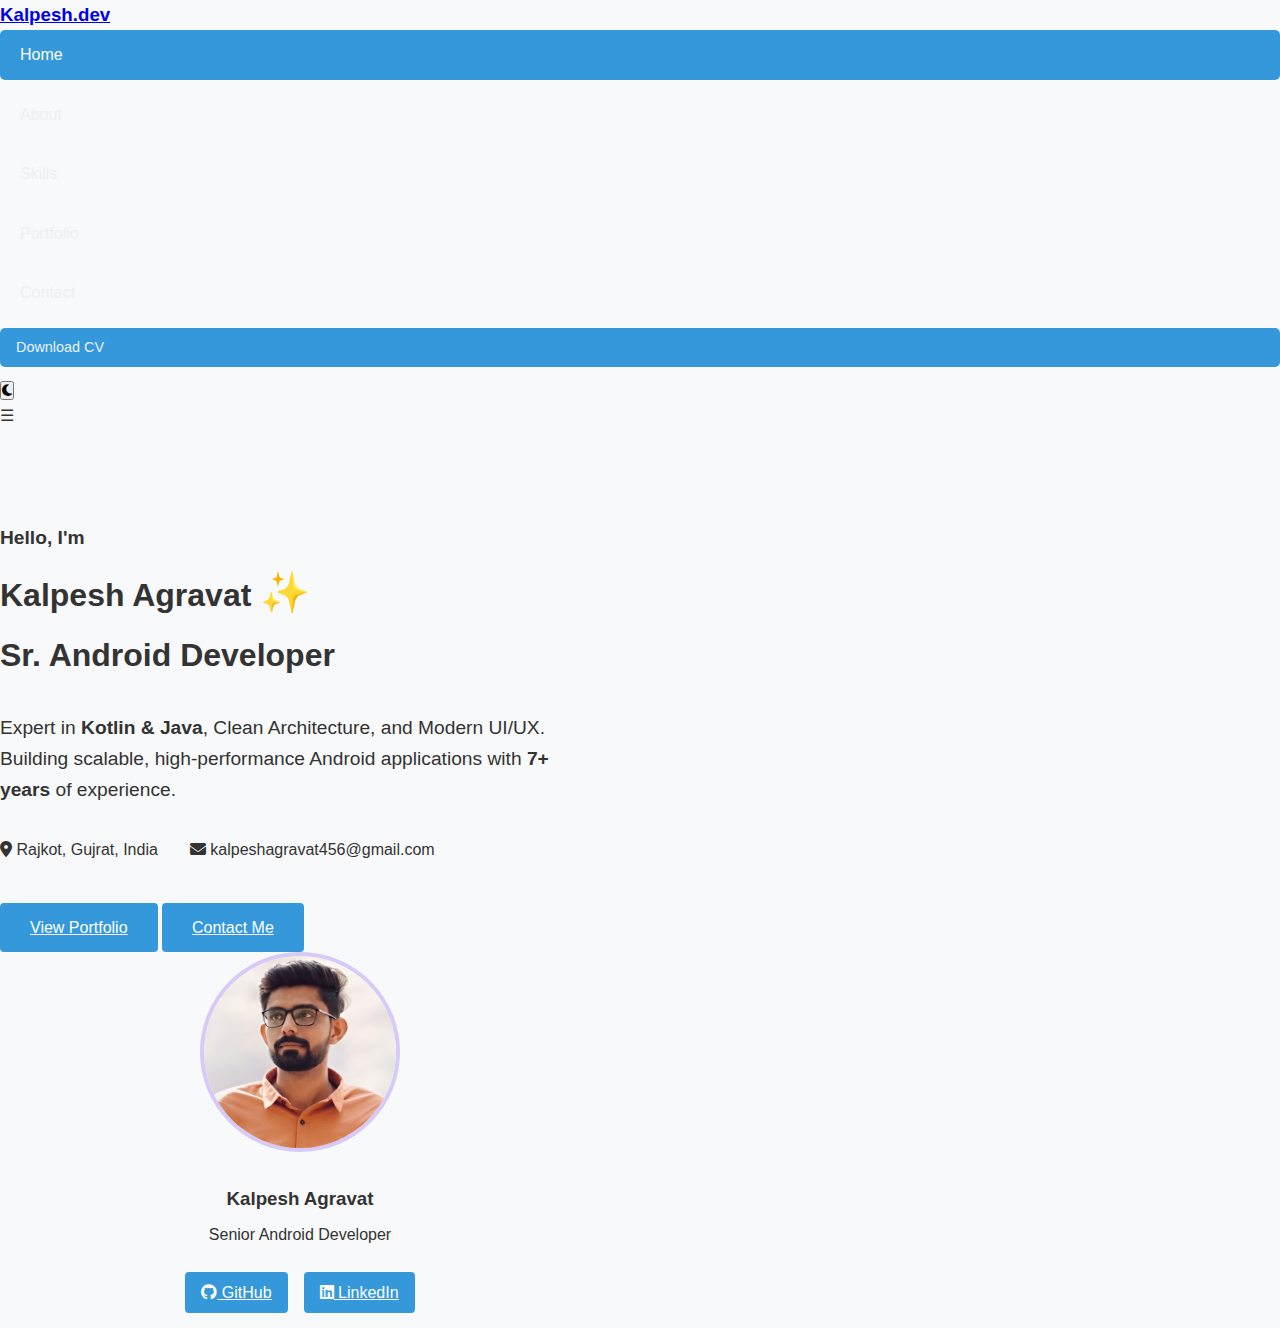
<file: index.html>
<!DOCTYPE html>
<html lang="en">

<head>
    <meta charset="UTF-8">
    <meta name="viewport" content="width=device-width, initial-scale=1.0">
    <title>Kalpesh Agravat ✨ - Sr. Android Developer</title>
    <link rel="stylesheet" href="https://cdnjs.cloudflare.com/ajax/libs/font-awesome/6.4.0/css/all.min.css">
    <link rel="stylesheet" href="css/style.css">
</head>

<body>
    <!-- Navigation -->
    <nav class="navbar">
        <div class="container flex-between">
            <a href="index.html" class="logo">
                <h3 class="gradient-text">Kalpesh.dev</h3>
            </a>

            <div class="flex-center" style="gap: 1rem;">
                <ul class="nav-links">
                    <li><a href="index.html" class="nav-link active">Home</a></li>
                    <li><a href="about.html" class="nav-link">About</a></li>
                    <li><a href="skills.html" class="nav-link">Skills</a></li>
                    <li><a href="portfolio.html" class="nav-link">Portfolio</a></li>
                    <li><a href="contact.html" class="nav-link">Contact</a></li>
                    <li><a href="Kalpesh-Agravat-CV.pdf" class="btn btn-primary"
                            style="padding: 0.5rem 1rem; font-size: 0.9rem;" target="_blank">Download CV</a></li>
                </ul>

                <!-- Theme Toggle -->
                <button id="theme-toggle" class="theme-toggle" aria-label="Toggle Theme">
                    <i class="fas fa-moon"></i>
                </button>

                <div class="hamburger">☰</div>
            </div>
        </div>
    </nav>

    <!-- Hero Section -->
    <main style="padding-top: 80px; min-height: 100vh; display: flex; align-items: center;">
        <div class="container">
            <div class="grid" style="grid-template-columns: 1fr 350px; gap: 4rem; align-items: center;">

                <!-- Left Content -->
                <div class="hero-content">
                    <p class="accent-text"
                        style="color: var(--primary-color); font-weight: 600; margin-bottom: 1rem; font-size: 1.2rem;">
                        Hello, I'm</p>
                    <h1 style="margin-bottom: 1rem; line-height: 1.1;">Kalpesh Agravat <span
                            style="font-size: 2.5rem;">✨</span></h1>
                    <h2 class="gradient-text" style="font-size: 2rem; margin-bottom: 2rem;">Sr. Android Developer</h2>

                    <p style="font-size: 1.2rem; margin-bottom: 2rem; max-width: 600px; color: var(--text-secondary);">
                        Expert in <strong>Kotlin & Java</strong>, Clean Architecture, and Modern UI/UX.
                        Building scalable, high-performance Android applications with <strong>7+ years</strong> of
                        experience.
                    </p>

                    <div
                        style="margin-bottom: 2.5rem; display: flex; gap: 2rem; flex-wrap: wrap; color: var(--text-secondary);">
                        <div class="flex-center" style="gap: 0.5rem;">
                            <i class="fas fa-map-marker-alt" style="color: var(--primary-color);"></i> Rajkot, Gujrat,
                            India
                        </div>
                        <div class="flex-center" style="gap: 0.5rem;">
                            <i class="fas fa-envelope" style="color: var(--primary-color);"></i>
                            kalpeshagravat456@gmail.com
                        </div>
                    </div>

                    <div class="flex" style="gap: 1.5rem;">
                        <a href="portfolio.html" class="btn btn-primary">View Portfolio</a>
                        <a href="contact.html" class="btn btn-outline">Contact Me</a>
                    </div>
                </div>

                <!-- Right Profile Card (Aligned with About Page style) -->
                <div class="hero-profile">
                    <div class="glass-card" style="text-align: center; position: relative;">
                        <!-- Glow effect behind profile -->
                        <div
                            style="position: absolute; top: 50%; left: 50%; transform: translate(-50%, -50%); width: 250px; height: 250px; background: var(--primary-color); filter: blur(80px); opacity: 0.2; z-index: -1; border-radius: 50%;">
                        </div>

                        <img src="images/profile_crop.png" alt="Kalpesh"
                            style="width: 200px; height: 200px; border-radius: 50%; object-fit: cover; border: 4px solid rgba(139, 92, 246, 0.3); margin-bottom: 1.5rem;">

                        <h3 style="margin-bottom: 0.5rem;">Kalpesh Agravat</h3>
                        <p style="color: var(--primary-color); font-weight: 500; margin-bottom: 1.5rem;">Senior Android
                            Developer</p>

                        <div style="display: flex; gap: 1rem; justify-content: center;">
                            <a href="https://github.com/KalpeshAgravat" target="_blank" class="btn btn-outline"
                                style="padding: 0.5rem 1rem;"><i class="fab fa-github"></i> GitHub</a>
                            <a href="https://www.linkedin.com/in/kalpeshagravat/" target="_blank"
                                class="btn btn-outline" style="padding: 0.5rem 1rem;"><i class="fab fa-linkedin"></i>
                                LinkedIn</a>
                        </div>
                    </div>
                </div>

            </div>
        </div>
    </main>

    <script src="js/main.js"></script>
</body>

</html>
</file>
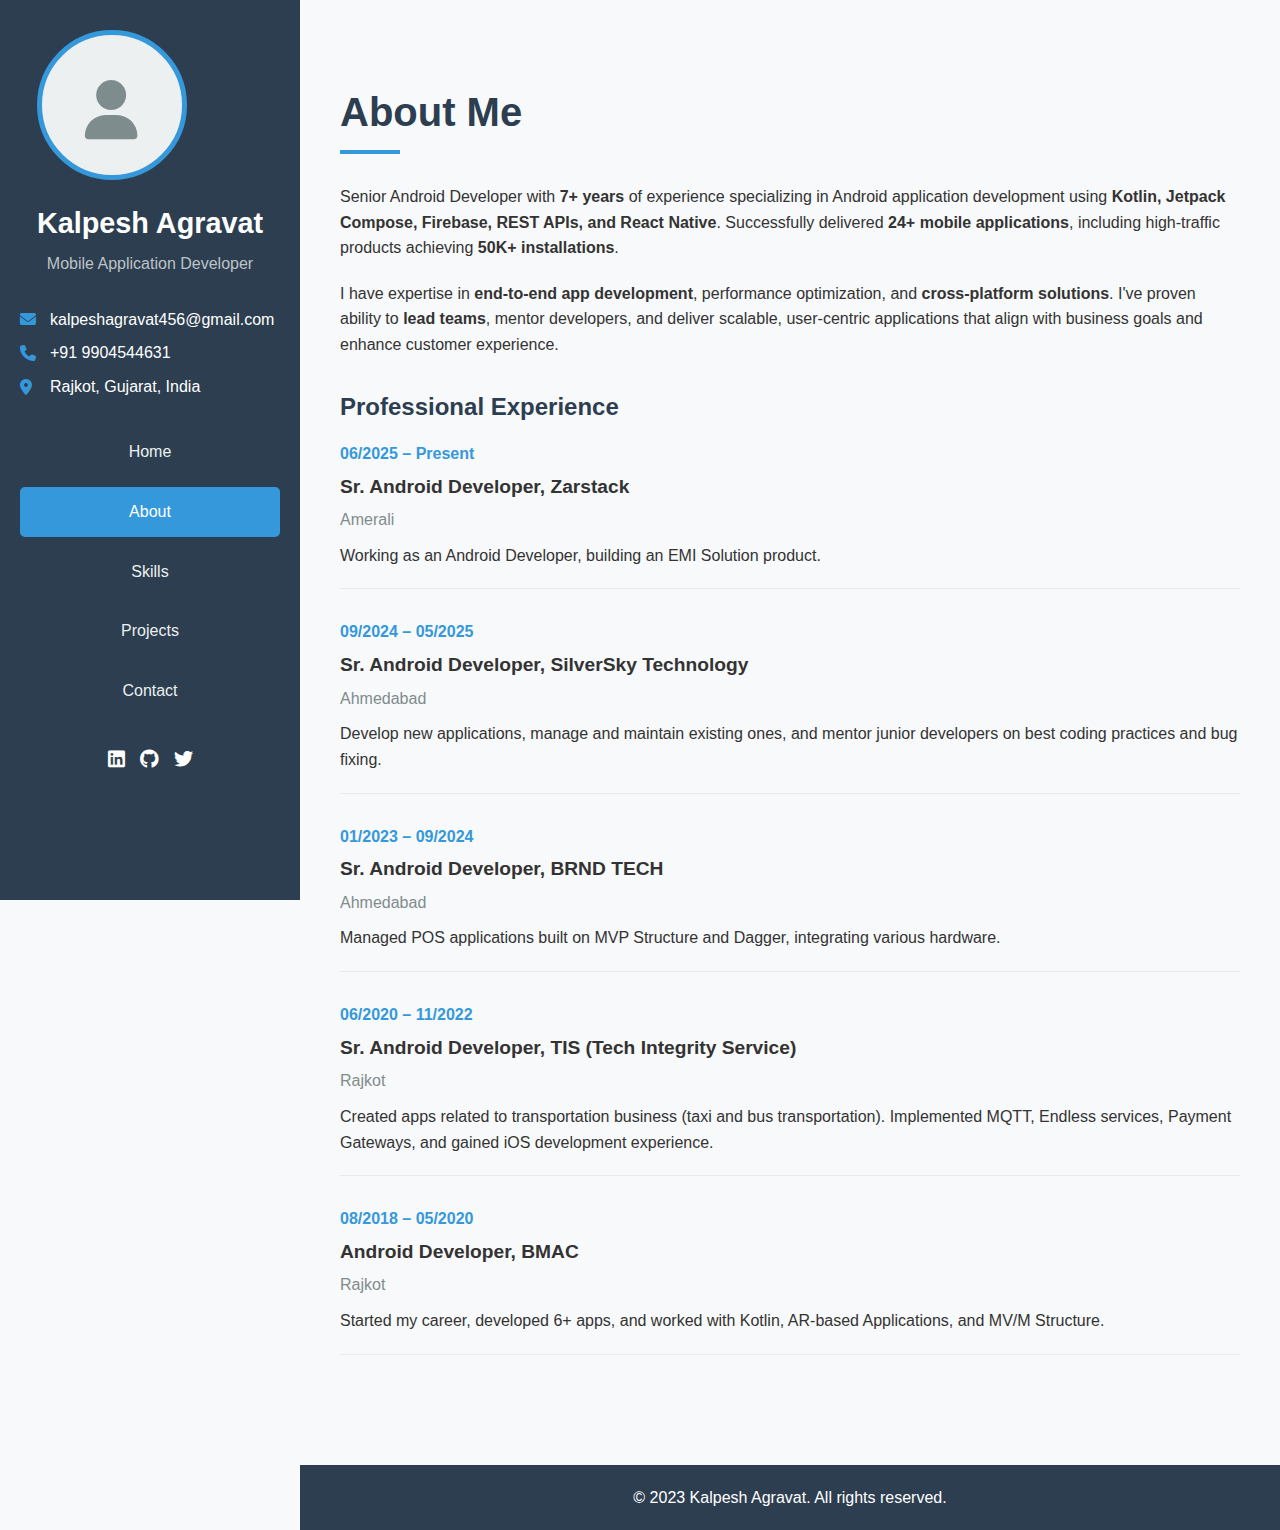
<file: about.html>
<!DOCTYPE html>
<html lang="en">
<head>
    <meta charset="UTF-8">
    <meta name="viewport" content="width=device-width, initial-scale=1.0">
    <title>About - Kalpesh Agravat</title>
    <link rel="stylesheet" href="https://cdnjs.cloudflare.com/ajax/libs/font-awesome/6.4.0/css/all.min.css">
    <link rel="stylesheet" href="css/style.css">
</head>
<body>
    <aside class="sidebar">
        <div class="profile">
            <div class="profile-img">
                <i class="fas fa-user" style="font-size: 60px; color: #7f8c8d; line-height: 150px;"></i>
            </div>
            <h1 class="name">Kalpesh Agravat</h1>
            <p class="title">Mobile Application Developer</p>
        </div>
        
        <div class="contact-info-sidebar">
            <p><i class="fas fa-envelope"></i> kalpeshagravat456@gmail.com</p>
            <p><i class="fas fa-phone"></i> +91 9904544631</p>
            <p><i class="fas fa-map-marker-alt"></i> Rajkot, Gujarat, India</p>
        </div>
        
        <ul class="nav-links">
            <li><a href="index.html" class="nav-link">Home</a></li>
            <li><a href="about.html" class="nav-link active">About</a></li>
            <li><a href="skills.html" class="nav-link">Skills</a></li>
            <li><a href="projects.html" class="nav-link">Projects</a></li>
            <li><a href="contact.html" class="nav-link">Contact</a></li>
        </ul>
        
        <div class="social-icons">
            <a href="https://www.linkedin.com/in/kalpeshagravat/"><i class="fab fa-linkedin"></i></a>
            <a href="#"><i class="fab fa-github"></i></a>
            <a href="#"><i class="fab fa-twitter"></i></a>
        </div>
    </aside>

    <main class="main-content">
        <section id="about">
            <h1 class="section-title">About Me</h1>
            <div class="about-content">
                <div class="about-text">
                    <p>Senior Android Developer with <strong>7+ years</strong> of experience specializing in Android application development using <strong>Kotlin, Jetpack Compose, Firebase, REST APIs, and React Native</strong>. Successfully delivered <strong>24+ mobile applications</strong>, including high-traffic products achieving <strong>50K+ installations</strong>.</p>
                    <p style="margin: 20px 0;">I have expertise in <strong>end-to-end app development</strong>, performance optimization, and <strong>cross-platform solutions</strong>. I've proven ability to <strong>lead teams</strong>, mentor developers, and deliver scalable, user-centric applications that align with business goals and enhance customer experience.</p>
                    
                    <h2 style="margin: 30px 0 15px; color: #2c3e50;">Professional Experience</h2>
                    
                    <div class="experience-item">
                        <div class="experience-date">06/2025 – Present</div>
                        <div class="experience-company">Sr. Android Developer, Zarstack</div>
                        <div class="experience-location">Amerali</div>
                        <p>Working as an Android Developer, building an EMI Solution product.</p>
                    </div>
                    
                    <div class="experience-item">
                        <div class="experience-date">09/2024 – 05/2025</div>
                        <div class="experience-company">Sr. Android Developer, SilverSky Technology</div>
                        <div class="experience-location">Ahmedabad</div>
                        <p>Develop new applications, manage and maintain existing ones, and mentor junior developers on best coding practices and bug fixing.</p>
                    </div>
                    
                    <div class="experience-item">
                        <div class="experience-date">01/2023 – 09/2024</div>
                        <div class="experience-company">Sr. Android Developer, BRND TECH</div>
                        <div class="experience-location">Ahmedabad</div>
                        <p>Managed POS applications built on MVP Structure and Dagger, integrating various hardware.</p>
                    </div>
                    
                    <div class="experience-item">
                        <div class="experience-date">06/2020 – 11/2022</div>
                        <div class="experience-company">Sr. Android Developer, TIS (Tech Integrity Service)</div>
                        <div class="experience-location">Rajkot</div>
                        <p>Created apps related to transportation business (taxi and bus transportation). Implemented MQTT, Endless services, Payment Gateways, and gained iOS development experience.</p>
                    </div>
                    
                    <div class="experience-item">
                        <div class="experience-date">08/2018 – 05/2020</div>
                        <div class="experience-company">Android Developer, BMAC</div>
                        <div class="experience-location">Rajkot</div>
                        <p>Started my career, developed 6+ apps, and worked with Kotlin, AR-based Applications, and MV/M Structure.</p>
                    </div>
                </div>
            </div>
        </section>
    </main>

    <footer>
        <p>&copy; 2023 Kalpesh Agravat. All rights reserved.</p>
    </footer>

    <script src="js/main.js"></script>
</body>
</html>
</file>
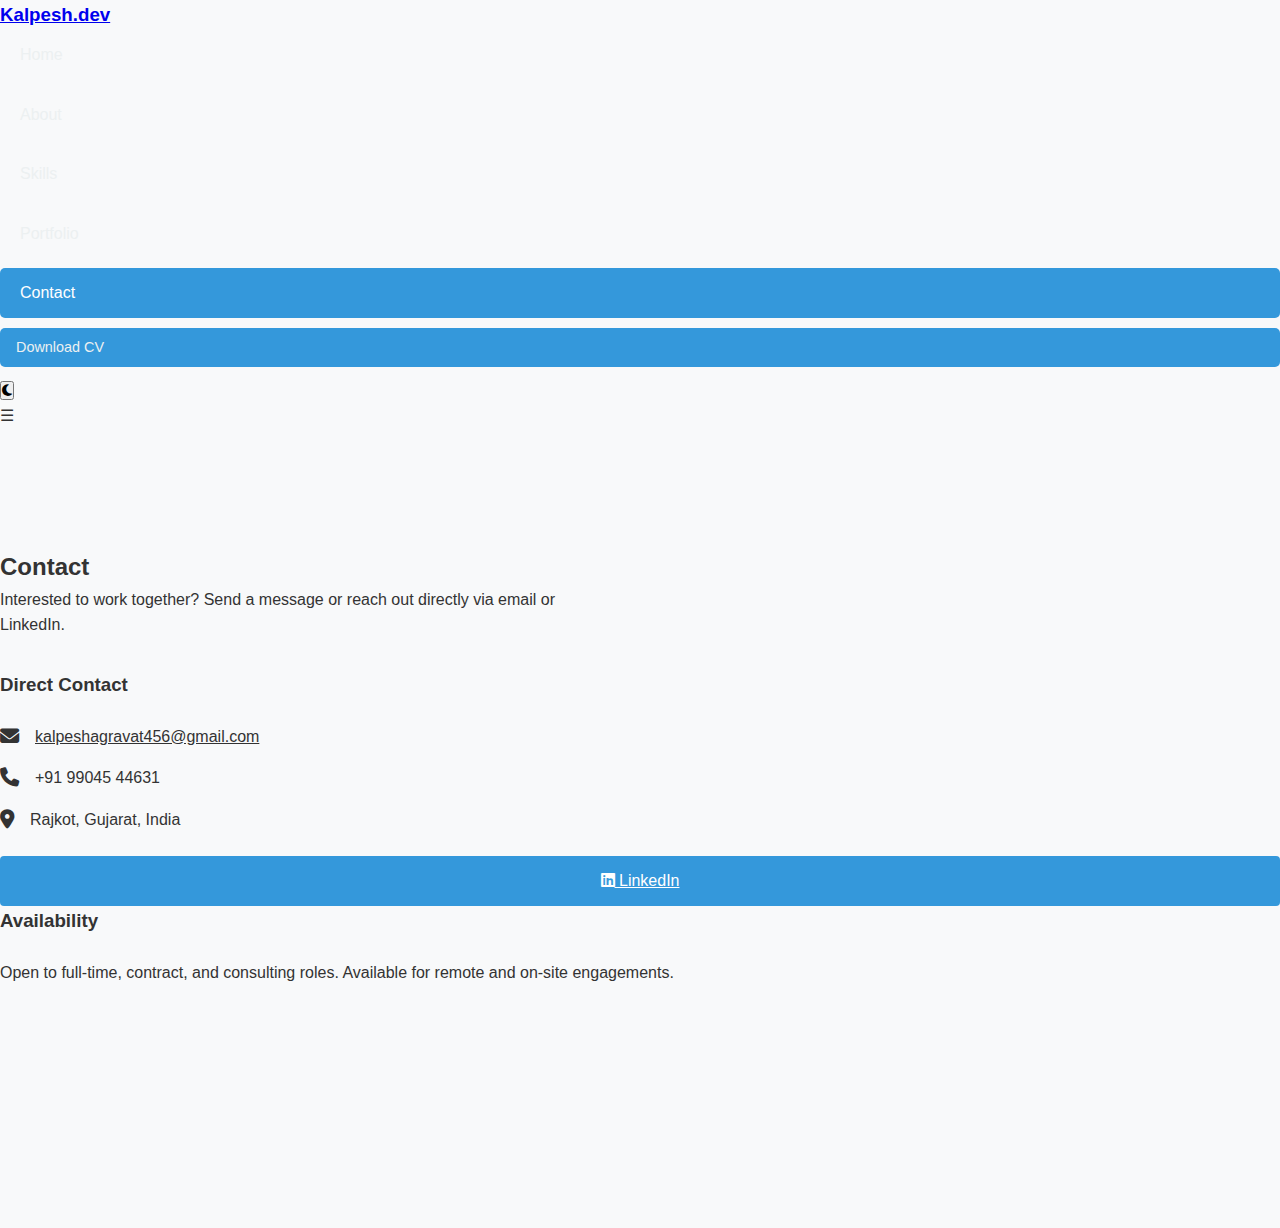
<file: contact.html>
<!DOCTYPE html>
<html lang="en">

<head>
  <meta charset="UTF-8">
  <meta name="viewport" content="width=device-width, initial-scale=1.0">
  <title>Contact — Kalpesh Agravat</title>
  <link rel="stylesheet" href="https://cdnjs.cloudflare.com/ajax/libs/font-awesome/6.4.0/css/all.min.css">
  <link rel="stylesheet" href="css/style.css">
</head>

<body>
  <!-- Navigation -->
  <nav class="navbar">
    <div class="container flex-between">
      <a href="index.html" class="logo">
        <h3 class="gradient-text">Kalpesh.dev</h3>
      </a>

      <div class="flex-center" style="gap: 1rem;">
        <ul class="nav-links">
          <li><a href="index.html" class="nav-link">Home</a></li>
          <li><a href="about.html" class="nav-link">About</a></li>
          <li><a href="skills.html" class="nav-link">Skills</a></li>
          <li><a href="portfolio.html" class="nav-link">Portfolio</a></li>
          <li><a href="contact.html" class="nav-link active">Contact</a></li>
          <li><a href="Kalpesh-Agravat-CV.pdf" class="btn btn-primary" style="padding: 0.5rem 1rem; font-size: 0.9rem;"
              target="_blank">Download CV</a></li>
        </ul>

        <!-- Theme Toggle -->
        <button id="theme-toggle" class="theme-toggle" aria-label="Toggle Theme">
          <i class="fas fa-moon"></i>
        </button>

        <div class="hamburger">☰</div>
      </div>
    </div>
  </nav>

  <main style="padding-top: 80px;">
    <section class="section">
      <div class="container">
        <h2 class="gradient-text">Contact</h2>
        <p style="color: var(--text-secondary); margin-bottom: 2rem; max-width: 600px;">Interested to work together?
          Send a message or reach out directly via email or LinkedIn.</p>

        <div class="grid" style="grid-template-columns: repeat(auto-fit, minmax(300px, 1fr)); gap: 2rem;">

          <div class="glass-card">
            <h3 style="margin-bottom: 1.5rem; color: var(--accent-color);">Direct Contact</h3>
            <div style="margin-bottom: 1rem; display: flex; align-items: center; gap: 1rem;">
              <i class="fas fa-envelope" style="font-size: 1.2rem; color: var(--primary-color);"></i>
              <a href="mailto:kalpeshagravat456@gmail.com"
                style="color: var(--text-primary);">kalpeshagravat456@gmail.com</a>
            </div>
            <div style="margin-bottom: 1rem; display: flex; align-items: center; gap: 1rem;">
              <i class="fas fa-phone" style="font-size: 1.2rem; color: var(--primary-color);"></i>
              <span style="color: var(--text-primary);">+91 99045 44631</span>
            </div>
            <div style="margin-bottom: 1.5rem; display: flex; align-items: center; gap: 1rem;">
              <i class="fas fa-map-marker-alt" style="font-size: 1.2rem; color: var(--primary-color);"></i>
              <span style="color: var(--text-primary);">Rajkot, Gujarat, India</span>
            </div>
            <a href="https://www.linkedin.com/in/kalpeshagravat/" target="_blank" class="btn btn-outline"
              style="width: 100%; text-align: center;">
              <i class="fab fa-linkedin"></i> LinkedIn
            </a>
          </div>

          <div class="glass-card">
            <h3 style="margin-bottom: 1.5rem; color: var(--accent-color);">Availability</h3>
            <p style="color: var(--text-secondary);">Open to full-time, contract, and consulting roles. Available for
              remote and on-site engagements.</p>
          </div>

        </div>
      </div>
    </section>
  </main>

  <script src="js/main.js"></script>
</body>

</html>
</file>
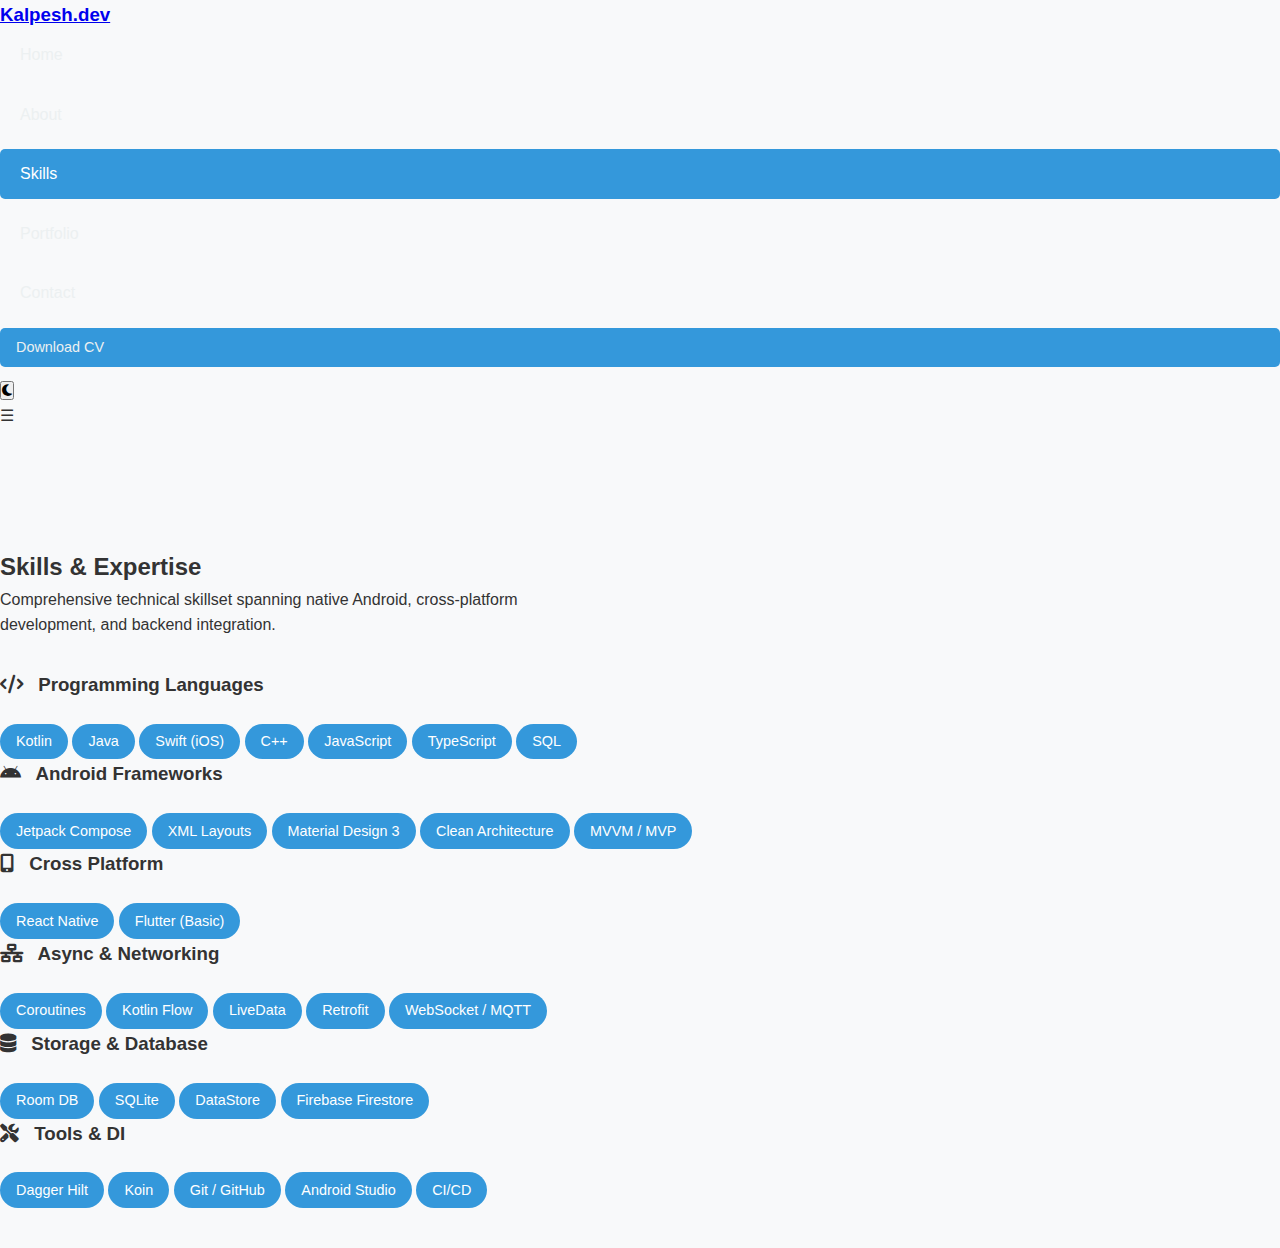
<file: skills.html>
<!DOCTYPE html>
<html lang="en">

<head>
    <meta charset="UTF-8">
    <meta name="viewport" content="width=device-width, initial-scale=1.0">
    <title>Skills — Kalpesh Agravat</title>
    <link rel="stylesheet" href="https://cdnjs.cloudflare.com/ajax/libs/font-awesome/6.4.0/css/all.min.css">
    <link rel="stylesheet" href="css/style.css">
</head>

<body>
    <!-- Navigation -->
    <nav class="navbar">
        <div class="container flex-between">
            <a href="index.html" class="logo">
                <h3 class="gradient-text">Kalpesh.dev</h3>
            </a>

            <div class="flex-center" style="gap: 1rem;">
                <ul class="nav-links">
                    <li><a href="index.html" class="nav-link">Home</a></li>
                    <li><a href="about.html" class="nav-link">About</a></li>
                    <li><a href="skills.html" class="nav-link active">Skills</a></li>
                    <li><a href="portfolio.html" class="nav-link">Portfolio</a></li>
                    <li><a href="contact.html" class="nav-link">Contact</a></li>
                    <li><a href="Kalpesh-Agravat-CV.pdf" class="btn btn-primary"
                            style="padding: 0.5rem 1rem; font-size: 0.9rem;" target="_blank">Download CV</a></li>
                </ul>

                <!-- Theme Toggle -->
                <button id="theme-toggle" class="theme-toggle" aria-label="Toggle Theme">
                    <i class="fas fa-moon"></i>
                </button>

                <div class="hamburger">☰</div>
            </div>
        </div>
    </nav>

    <main style="padding-top: 80px;">
        <section class="section">
            <div class="container">
                <h2 class="gradient-text">Skills & Expertise</h2>
                <p style="color: var(--text-secondary); margin-bottom: 2rem; max-width: 600px;">
                    Comprehensive technical skillset spanning native Android, cross-platform development, and backend
                    integration.
                </p>

                <div class="grid" style="gap: 2rem;">

                    <!-- Programming Languages -->
                    <div class="glass-card">
                        <h3 style="margin-bottom: 1.5rem; color: var(--accent-color);"><i class="fas fa-code"
                                style="margin-right: 10px;"></i> Programming Languages</h3>
                        <div class="flex" style="flex-wrap: wrap; gap: 0.8rem;">
                            <span class="btn btn-outline"
                                style="padding: 0.4rem 1rem; border-radius: 2rem; font-size: 0.9rem;">Kotlin</span>
                            <span class="btn btn-outline"
                                style="padding: 0.4rem 1rem; border-radius: 2rem; font-size: 0.9rem;">Java</span>
                            <span class="btn btn-outline"
                                style="padding: 0.4rem 1rem; border-radius: 2rem; font-size: 0.9rem;">Swift (iOS)</span>
                            <span class="btn btn-outline"
                                style="padding: 0.4rem 1rem; border-radius: 2rem; font-size: 0.9rem;">C++</span>
                            <span class="btn btn-outline"
                                style="padding: 0.4rem 1rem; border-radius: 2rem; font-size: 0.9rem;">JavaScript</span>
                            <span class="btn btn-outline"
                                style="padding: 0.4rem 1rem; border-radius: 2rem; font-size: 0.9rem;">TypeScript</span>
                            <span class="btn btn-outline"
                                style="padding: 0.4rem 1rem; border-radius: 2rem; font-size: 0.9rem;">SQL</span>
                        </div>
                    </div>

                    <div class="grid" style="grid-template-columns: repeat(auto-fit, minmax(300px, 1fr)); gap: 2rem;">

                        <!-- Android Frameworks -->
                        <div class="glass-card">
                            <h3 style="margin-bottom: 1.5rem; color: var(--accent-color);"><i class="fab fa-android"
                                    style="margin-right: 10px;"></i> Android Frameworks</h3>
                            <div class="flex" style="flex-wrap: wrap; gap: 0.8rem;">
                                <span class="btn btn-outline"
                                    style="padding: 0.4rem 1rem; border-radius: 2rem; font-size: 0.9rem;">Jetpack
                                    Compose</span>
                                <span class="btn btn-outline"
                                    style="padding: 0.4rem 1rem; border-radius: 2rem; font-size: 0.9rem;">XML
                                    Layouts</span>
                                <span class="btn btn-outline"
                                    style="padding: 0.4rem 1rem; border-radius: 2rem; font-size: 0.9rem;">Material
                                    Design 3</span>
                                <span class="btn btn-outline"
                                    style="padding: 0.4rem 1rem; border-radius: 2rem; font-size: 0.9rem;">Clean
                                    Architecture</span>
                                <span class="btn btn-outline"
                                    style="padding: 0.4rem 1rem; border-radius: 2rem; font-size: 0.9rem;">MVVM /
                                    MVP</span>
                            </div>
                        </div>

                        <!-- Cross Platform -->
                        <div class="glass-card">
                            <h3 style="margin-bottom: 1.5rem; color: var(--accent-color);"><i class="fas fa-mobile-alt"
                                    style="margin-right: 10px;"></i> Cross Platform</h3>
                            <div class="flex" style="flex-wrap: wrap; gap: 0.8rem;">
                                <span class="btn btn-outline"
                                    style="padding: 0.4rem 1rem; border-radius: 2rem; font-size: 0.9rem;">React
                                    Native</span>
                                <span class="btn btn-outline"
                                    style="padding: 0.4rem 1rem; border-radius: 2rem; font-size: 0.9rem;">Flutter
                                    (Basic)</span>
                            </div>
                        </div>

                        <!-- Async & Networking -->
                        <div class="glass-card">
                            <h3 style="margin-bottom: 1.5rem; color: var(--accent-color);"><i
                                    class="fas fa-network-wired" style="margin-right: 10px;"></i> Async & Networking
                            </h3>
                            <div class="flex" style="flex-wrap: wrap; gap: 0.8rem;">
                                <span class="btn btn-outline"
                                    style="padding: 0.4rem 1rem; border-radius: 2rem; font-size: 0.9rem;">Coroutines</span>
                                <span class="btn btn-outline"
                                    style="padding: 0.4rem 1rem; border-radius: 2rem; font-size: 0.9rem;">Kotlin
                                    Flow</span>
                                <span class="btn btn-outline"
                                    style="padding: 0.4rem 1rem; border-radius: 2rem; font-size: 0.9rem;">LiveData</span>
                                <span class="btn btn-outline"
                                    style="padding: 0.4rem 1rem; border-radius: 2rem; font-size: 0.9rem;">Retrofit</span>
                                <span class="btn btn-outline"
                                    style="padding: 0.4rem 1rem; border-radius: 2rem; font-size: 0.9rem;">WebSocket /
                                    MQTT</span>
                            </div>
                        </div>

                        <!-- Storage & Database -->
                        <div class="glass-card">
                            <h3 style="margin-bottom: 1.5rem; color: var(--accent-color);"><i class="fas fa-database"
                                    style="margin-right: 10px;"></i> Storage & Database</h3>
                            <div class="flex" style="flex-wrap: wrap; gap: 0.8rem;">
                                <span class="btn btn-outline"
                                    style="padding: 0.4rem 1rem; border-radius: 2rem; font-size: 0.9rem;">Room DB</span>
                                <span class="btn btn-outline"
                                    style="padding: 0.4rem 1rem; border-radius: 2rem; font-size: 0.9rem;">SQLite</span>
                                <span class="btn btn-outline"
                                    style="padding: 0.4rem 1rem; border-radius: 2rem; font-size: 0.9rem;">DataStore</span>
                                <span class="btn btn-outline"
                                    style="padding: 0.4rem 1rem; border-radius: 2rem; font-size: 0.9rem;">Firebase
                                    Firestore</span>
                            </div>
                        </div>

                        <!-- Tools & DI -->
                        <div class="glass-card">
                            <h3 style="margin-bottom: 1.5rem; color: var(--accent-color);"><i class="fas fa-tools"
                                    style="margin-right: 10px;"></i> Tools & DI</h3>
                            <div class="flex" style="flex-wrap: wrap; gap: 0.8rem;">
                                <span class="btn btn-outline"
                                    style="padding: 0.4rem 1rem; border-radius: 2rem; font-size: 0.9rem;">Dagger
                                    Hilt</span>
                                <span class="btn btn-outline"
                                    style="padding: 0.4rem 1rem; border-radius: 2rem; font-size: 0.9rem;">Koin</span>
                                <span class="btn btn-outline"
                                    style="padding: 0.4rem 1rem; border-radius: 2rem; font-size: 0.9rem;">Git /
                                    GitHub</span>
                                <span class="btn btn-outline"
                                    style="padding: 0.4rem 1rem; border-radius: 2rem; font-size: 0.9rem;">Android
                                    Studio</span>
                                <span class="btn btn-outline"
                                    style="padding: 0.4rem 1rem; border-radius: 2rem; font-size: 0.9rem;">CI/CD</span>
                            </div>
                        </div>
                    </div>

                </div>
            </div>
        </section>
    </main>

    <script src="js/main.js"></script>
</body>

</html>
</file>
<file: css/style.css>
/* Global Styles */
* {
    margin: 0;
    padding: 0;
    box-sizing: border-box;
    font-family: 'Segoe UI', Tahoma, Geneva, Verdana, sans-serif;
}

html {
    scroll-behavior: smooth;
}

body {
    background-color: #f8f9fa;
    color: #333;
    line-height: 1.6;
}

/* Sidebar Styles */
.sidebar {
    position: fixed;
    top: 0;
    left: 0;
    width: 300px;
    height: 100vh;
    background-color: #2c3e50;
    color: white;
    padding: 30px 20px;
    display: flex;
    flex-direction: column;
    align-items: center;
    text-align: center;
    z-index: 1000;
    overflow-y: auto;
}

.profile-img {
    width: 150px;
    height: 150px;
    border-radius: 50%;
    object-fit: cover;
    border: 5px solid #3498db;
    margin-bottom: 20px;
    background-color: #ecf0f1;
}

.name {
    font-size: 1.8rem;
    font-weight: 700;
    margin-bottom: 5px;
}

.title {
    font-size: 1rem;
    color: #bdc3c7;
    margin-bottom: 30px;
}

.contact-info-sidebar {
    text-align: left;
    width: 100%;
    margin-bottom: 20px;
}

.contact-info-sidebar p {
    margin-bottom: 8px;
    display: flex;
    align-items: center;
}

.contact-info-sidebar i {
    margin-right: 10px;
    width: 20px;
    color: #3498db;
}

.nav-links {
    list-style: none;
    width: 100%;
}

.nav-links li {
    margin-bottom: 10px;
}

.nav-links a {
    display: block;
    color: #ecf0f1;
    text-decoration: none;
    padding: 12px 20px;
    border-radius: 5px;
    transition: all 0.3s ease;
    font-weight: 500;
}

.nav-links a:hover, .nav-links a.active {
    background-color: #3498db;
    color: white;
}

.social-icons {
    margin-top: 20px;
    display: flex;
    gap: 15px;
}

.social-icons a {
    color: white;
    font-size: 1.2rem;
    transition: color 0.3s ease;
}

.social-icons a:hover {
    color: #3498db;
}

/* Main Content Styles */
.main-content {
    margin-left: 300px;
    padding: 40px;
}

section {
    min-height: 80vh;
    padding: 40px 0;
}

.section-title {
    font-size: 2.5rem;
    margin-bottom: 30px;
    color: #2c3e50;
    position: relative;
    padding-bottom: 10px;
}

.section-title::after {
    content: '';
    position: absolute;
    bottom: 0;
    left: 0;
    width: 60px;
    height: 4px;
    background-color: #3498db;
}

.about-content {
    display: flex;
    gap: 40px;
    align-items: flex-start;
}

.about-text {
    flex: 1;
}

.about-img {
    flex: 1;
    text-align: center;
}

.about-img img {
    max-width: 100%;
    border-radius: 10px;
    box-shadow: 0 5px 15px rgba(0, 0, 0, 0.1);
}

.experience-item {
    margin-bottom: 30px;
    padding-bottom: 20px;
    border-bottom: 1px solid #eaeaea;
}

.experience-date {
    font-weight: 600;
    color: #3498db;
    margin-bottom: 5px;
}

.experience-company {
    font-weight: 700;
    font-size: 1.2rem;
    margin-bottom: 5px;
}

.experience-location {
    color: #7f8c8d;
    margin-bottom: 10px;
}

.skills-container {
    display: grid;
    grid-template-columns: repeat(auto-fill, minmax(300px, 1fr));
    gap: 20px;
    margin-top: 30px;
}

.skill-item {
    background-color: white;
    padding: 20px;
    border-radius: 8px;
    box-shadow: 0 3px 10px rgba(0, 0, 0, 0.1);
}

.skill-name {
    font-weight: 600;
    margin-bottom: 10px;
    display: flex;
    justify-content: space-between;
}

.skill-bar {
    height: 8px;
    background-color: #e0e0e0;
    border-radius: 4px;
    overflow: hidden;
}

.skill-level {
    height: 100%;
    background-color: #3498db;
}

.skill-category {
    margin-bottom: 30px;
}

.skill-category h3 {
    margin-bottom: 15px;
    color: #2c3e50;
    border-left: 4px solid #3498db;
    padding-left: 10px;
}

.skill-tags {
    display: flex;
    flex-wrap: wrap;
    gap: 10px;
}

.skill-tag {
    background-color: #3498db;
    color: white;
    padding: 5px 15px;
    border-radius: 20px;
    font-size: 0.9rem;
}

.projects-grid {
    display: grid;
    grid-template-columns: repeat(auto-fill, minmax(300px, 1fr));
    gap: 30px;
    margin-top: 30px;
}

.project-card {
    background-color: white;
    border-radius: 8px;
    overflow: hidden;
    box-shadow: 0 5px 15px rgba(0, 0, 0, 0.1);
    transition: transform 0.3s ease;
}

.project-card:hover {
    transform: translateY(-10px);
}

.project-img {
    width: 100%;
    height: 200px;
    object-fit: cover;
    background-color: #ecf0f1;
    display: flex;
    align-items: center;
    justify-content: center;
    color: #7f8c8d;
}

.project-info {
    padding: 20px;
}

.project-title {
    font-size: 1.2rem;
    margin-bottom: 10px;
}

.project-links {
    display: flex;
    gap: 10px;
    margin-top: 15px;
}

.project-links a {
    display: inline-block;
    padding: 8px 15px;
    background-color: #3498db;
    color: white;
    text-decoration: none;
    border-radius: 4px;
    font-size: 0.9rem;
    transition: background-color 0.3s ease;
}

.project-links a:hover {
    background-color: #2980b9;
}

.contact-info {
    display: grid;
    grid-template-columns: repeat(auto-fill, minmax(250px, 1fr));
    gap: 20px;
    margin-top: 30px;
}

.contact-item {
    background-color: white;
    padding: 20px;
    border-radius: 8px;
    box-shadow: 0 3px 10px rgba(0, 0, 0, 0.1);
    text-align: center;
}

.contact-item i {
    font-size: 2rem;
    color: #3498db;
    margin-bottom: 15px;
}

.contact-form {
    margin-top: 40px;
    background-color: white;
    padding: 30px;
    border-radius: 8px;
    box-shadow: 0 5px 15px rgba(0, 0, 0, 0.1);
}

.form-group {
    margin-bottom: 20px;
}

.form-group label {
    display: block;
    margin-bottom: 8px;
    font-weight: 500;
}

.form-control {
    width: 100%;
    padding: 12px;
    border: 1px solid #ddd;
    border-radius: 4px;
    font-size: 1rem;
}

textarea.form-control {
    min-height: 150px;
    resize: vertical;
}

.btn {
    display: inline-block;
    padding: 12px 30px;
    background-color: #3498db;
    color: white;
    border: none;
    border-radius: 4px;
    cursor: pointer;
    font-size: 1rem;
    transition: background-color 0.3s ease;
}

.btn:hover {
    background-color: #2980b9;
}

/* Footer */
footer {
    margin-left: 300px;
    background-color: #2c3e50;
    color: white;
    text-align: center;
    padding: 20px;
}

/* Responsive Styles */
@media (max-width: 992px) {
    .sidebar {
        width: 250px;
    }
    
    .main-content {
        margin-left: 250px;
    }
    
    footer {
        margin-left: 250px;
    }
}

@media (max-width: 768px) {
    .sidebar {
        position: relative;
        width: 100%;
        height: auto;
    }
    
    .main-content {
        margin-left: 0;
    }
    
    footer {
        margin-left: 0;
    }
    
    .about-content {
        flex-direction: column;
    }
}
</file>
